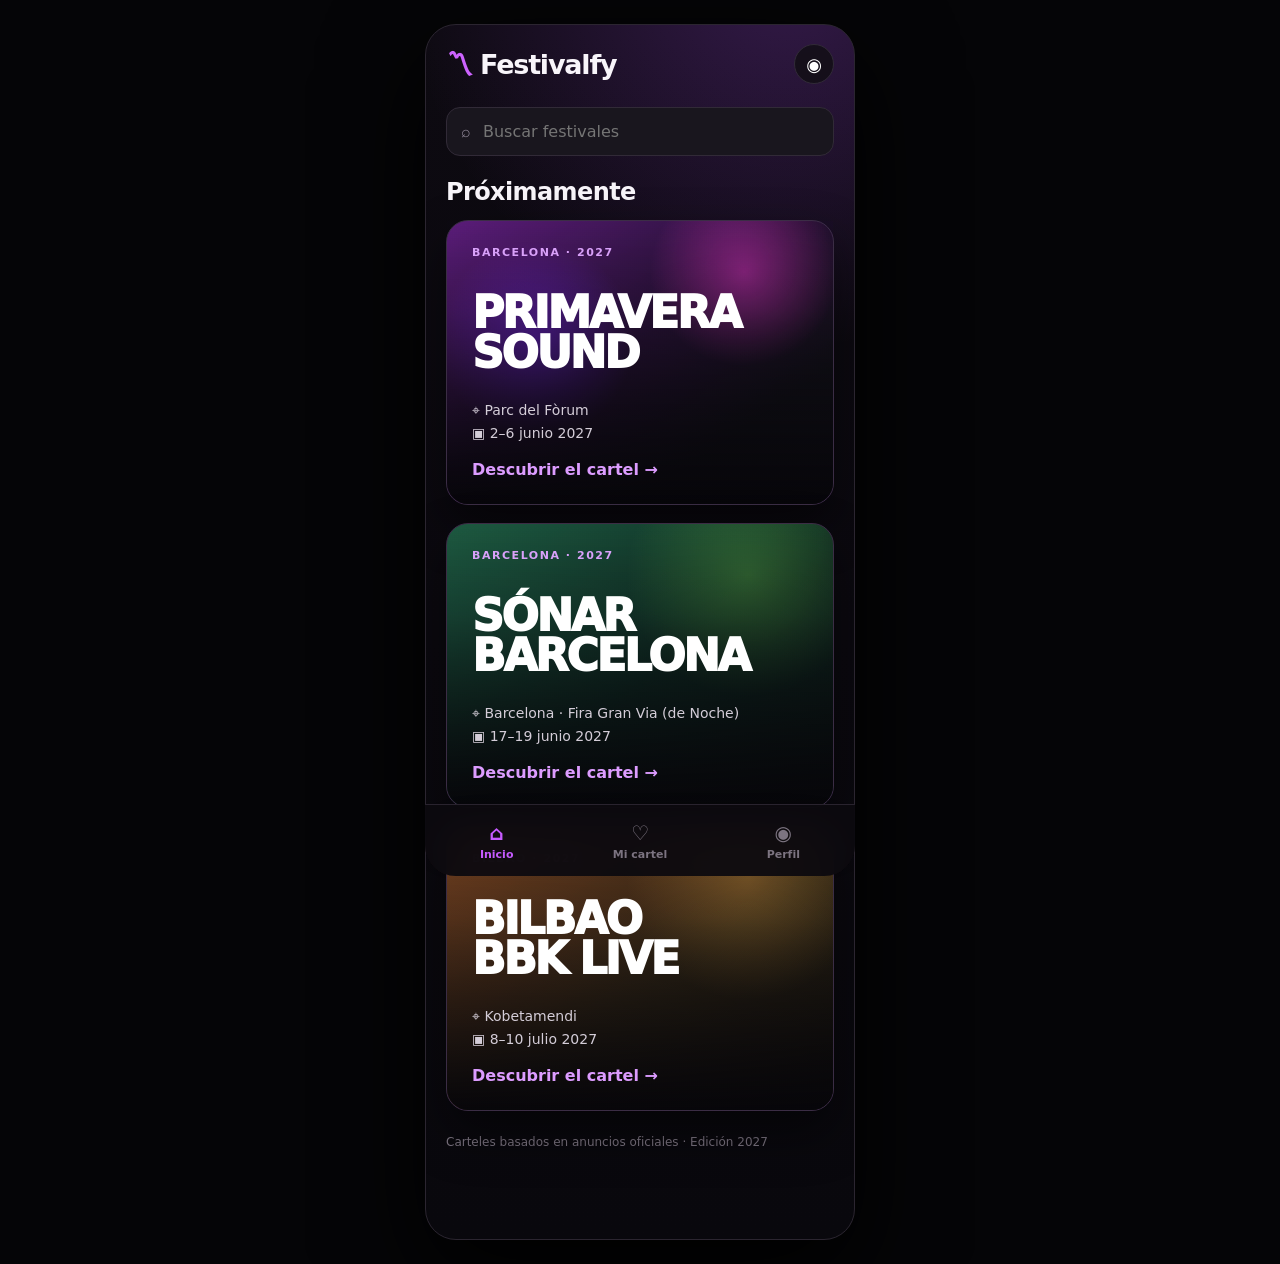
<file: index.html>
<!doctype html>
<html lang="es">
<head>
  <meta charset="utf-8">
  <meta name="viewport" content="width=device-width, initial-scale=1, viewport-fit=cover">
  <meta name="theme-color" content="#09080d">
  <meta name="description" content="Descubre los artistas de tus festivales y escúchalos en Spotify.">
  <meta name="festivalfy-build" content="20261123-admin-link-2">
  <meta http-equiv="Cache-Control" content="no-cache, no-store, must-revalidate">
  <meta http-equiv="Pragma" content="no-cache">
  <meta http-equiv="Expires" content="0">
  <title>Festivalfy</title>
  <link rel="preconnect" href="https://i.scdn.co">
  <link rel="stylesheet" href="./styles.css?v=20261123-admin-link-2">
</head>
<body>
  <main class="app-shell" id="app">
    <section id="homeScreen" class="screen active" aria-label="Festivales">
      <header class="topbar">
        <a class="brand" href="#" aria-label="Festivalfy, inicio"><span class="brand-mark">〽</span> Festivalfy</a>
        <button class="round-button" id="profileButton" type="button" aria-label="Perfil">◉</button>
      </header>

      <div class="page-content">
        <label class="search-box" for="festivalSearch">
          <span>⌕</span>
          <input id="festivalSearch" type="search" placeholder="Buscar festivales" autocomplete="off">
        </label>

        <h1 class="section-heading">Próximamente</h1>

        <button class="festival-card" id="openFestival" type="button" aria-label="Abrir Primavera Sound Barcelona 2027">
          <span class="festival-card-glow"></span>
          <span class="festival-card-content">
            <span class="eyebrow">BARCELONA · 2027</span>
            <span class="festival-title">Primavera<br>Sound</span>
            <span class="festival-meta">📍 Parc del Fòrum<br>📅 2–6 junio 2027</span>
            <span class="festival-link">Descubrir el cartel →</span>
          </span>
        </button>

        <p class="footnote">Carteles basados en anuncios oficiales · Edición 2027</p>
      </div>
    </section>

    <section id="festivalScreen" class="screen" aria-label="Primavera Sound 2027">
      <div class="festival-hero">
        <div class="hero-overlay"></div>
        <div class="hero-actions">
          <button class="back-button" id="festivalBack" type="button" aria-label="Volver">‹</button>
          <button class="round-button" id="saveFestival" type="button" aria-label="Guardar festival">♡</button>
        </div>
        <div class="hero-copy">
          <span class="eyebrow">BARCELONA · 2027</span>
          <h1>Primavera<br>Sound</h1>
        </div>
      </div>

      <div class="festival-intro">
        <p class="festival-facts">⌖ Barcelona<br>▣ 2–6 junio 2027</p>
        <p>Descubre el cartel por jornadas. Los horarios y escenarios se añadirán únicamente cuando el festival los publique.</p>

        <div class="spotify-panel" id="spotifyPanel">
          <div class="spotify-panel-head">
            <div>
              <span class="status-dot" id="spotifyDot"></span>
              <strong id="spotifyStatus">Spotify sin conectar</strong>
              <small id="spotifyStatusDetail">Conecta tu cuenta para obtener perfiles e imágenes exactos.</small>
            </div>
          </div>
          <button class="spotify-primary" id="spotifyConnect" type="button">Conectar Spotify</button>
          <button class="secondary-button hidden" id="spotifySync" type="button">Sincronizar todo el cartel</button>
          <div class="sync-progress hidden" id="syncProgress" aria-live="polite">
            <div class="progress-track"><span id="progressFill"></span></div>
            <span id="progressText">Preparando sincronización…</span>
          </div>
          <div class="spotify-tools hidden" id="spotifyTools">
            <button type="button" id="reviewMatches">Revisar coincidencias <span id="reviewCount">0</span></button>
            <button type="button" id="exportMatches">Exportar datos</button>
          </div>
        </div>

        <div class="tabs" role="tablist" aria-label="Contenido del festival">
          <button class="tab" type="button" data-tab="all">Cartel</button>
          <button class="tab active" type="button" data-tab="days">Por días</button>
          <button class="tab" type="button" data-tab="info">Info</button>
        </div>
      </div>

      <div id="festivalTabContent"></div>
    </section>

    <section id="lineupScreen" class="screen" aria-label="Artistas por día">
      <header class="lineup-header">
        <button class="back-button" id="lineupBack" type="button" aria-label="Volver al festival">‹</button>
        <div>
          <small>Primavera Sound 2027</small>
          <h1 id="lineupHeading">Jueves 3</h1>
        </div>
      </header>

      <div class="day-selector" id="daySelector" aria-label="Seleccionar día"></div>

      <div class="page-content lineup-content">
        <label class="search-box" for="artistSearch">
          <span>⌕</span>
          <input id="artistSearch" type="search" placeholder="Buscar artista en este día" autocomplete="off">
        </label>
        <div class="list-heading">
          <h2 id="artistCount"></h2>
          <button class="text-button" id="syncCurrentDay" type="button">Sincronizar día</button>
        </div>
        <div class="artist-list" id="artistList"></div>
      </div>
    </section>

    <section id="artistScreen" class="screen" aria-label="Ficha del artista">
      <div class="artist-detail-hero" id="artistDetailHero">
        <div class="hero-overlay"></div>
        <button class="back-button floating" id="artistBack" type="button" aria-label="Volver a la lista">‹</button>
      </div>
      <div class="artist-detail-content">
        <span class="eyebrow" id="artistDetailDay"></span>
        <h1 id="artistDetailName"></h1>
        <p id="artistDetailStatus"></p>
        <div id="artistProfiles" class="profile-links"></div>
        <button class="secondary-button hidden" id="artistReview" type="button">Revisar coincidencia</button>
        <p class="spotify-attribution hidden" id="spotifyAttribution">Datos e imágenes proporcionados por Spotify. Los botones abren el contenido en Spotify.</p>
      </div>
    </section>


    <section id="profileScreen" class="screen" aria-label="Perfil">
      <header class="topbar profile-header">
        <div>
          <span class="eyebrow">Festivalfy</span>
          <h1>Perfil</h1>
        </div>
      </header>

      <div class="page-content profile-content">
        <div class="profile-intro">
          <span class="profile-avatar" aria-hidden="true">◉</span>
          <div>
            <strong>Tu perfil</strong>
            <small>Conecta tus servicios de música y personaliza tu experiencia.</small>
          </div>
        </div>

        <section class="profile-service-card" aria-labelledby="profileSpotifyTitle">
          <div class="profile-service-head">
            <span class="profile-spotify-logo" aria-hidden="true">♪</span>
            <div class="profile-service-copy">
              <h2 id="profileSpotifyTitle">Spotify</h2>
              <div class="profile-service-status">
                <span class="status-dot" id="profileSpotifyDot"></span>
                <span id="profileSpotifyStatus">Spotify sin conectar</span>
              </div>
            </div>
          </div>
          <p id="profileSpotifyDetail">Conecta tu cuenta para vincular Spotify a tu perfil de Festivalfy.</p>
          <button class="spotify-primary" id="profileSpotifyConnect" type="button">Conectar Spotify</button>
          <p class="profile-service-note">La conexión del perfil es independiente de las herramientas de administrador. Spotify Premium será necesario para escuchar canciones completas dentro de Festivalfy.</p>
        </section>
      </div>
    </section>

    <nav class="bottom-nav" aria-label="Navegación principal">
      <button class="nav-item active" id="navHome" type="button"><span>⌂</span>Inicio</button>
      <button class="nav-item" id="navSaved" type="button" aria-label="Abrir mi cartel"><span>♡</span>Mi cartel</button>
      <button class="nav-item" id="navProfile" type="button"><span>◉</span>Perfil</button>
    </nav>

    <div class="toast" id="toast" role="status" aria-live="polite"></div>
  </main>

  <dialog class="review-dialog" id="reviewDialog">
    <form method="dialog" class="dialog-card">
      <div class="dialog-header">
        <div>
          <small>Revisión de Spotify</small>
          <h2 id="reviewTitle">Selecciona el perfil correcto</h2>
        </div>
        <button class="dialog-close" value="cancel" aria-label="Cerrar">×</button>
      </div>
      <p id="reviewSubtitle"></p>
      <div id="candidateList" class="candidate-list"></div>
      <button class="secondary-button" id="skipCandidate" value="cancel" type="button">Revisar más tarde</button>
    </form>
  </dialog>

  <script src="./published-spotify-data-1.js?v=20261104-1000" defer></script>
  <script src="./published-spotify-data-2.js?v=20261104-1000" defer></script>
  <script src="./published-spotify-data-3.js?v=20261104-1000" defer></script>
  <script src="./published-spotify-data-4.js?v=20261104-1000" defer></script>
  <script src="./artist-metadata-static.js?v=20261104-1000" defer></script>
  <script src="./festival-catalog.js?v=20261123-admin-link-2" defer></script>
  <script src="./festivalfy.js?v=20261123-admin-link-2" defer></script>
</body>
</html>
</file>
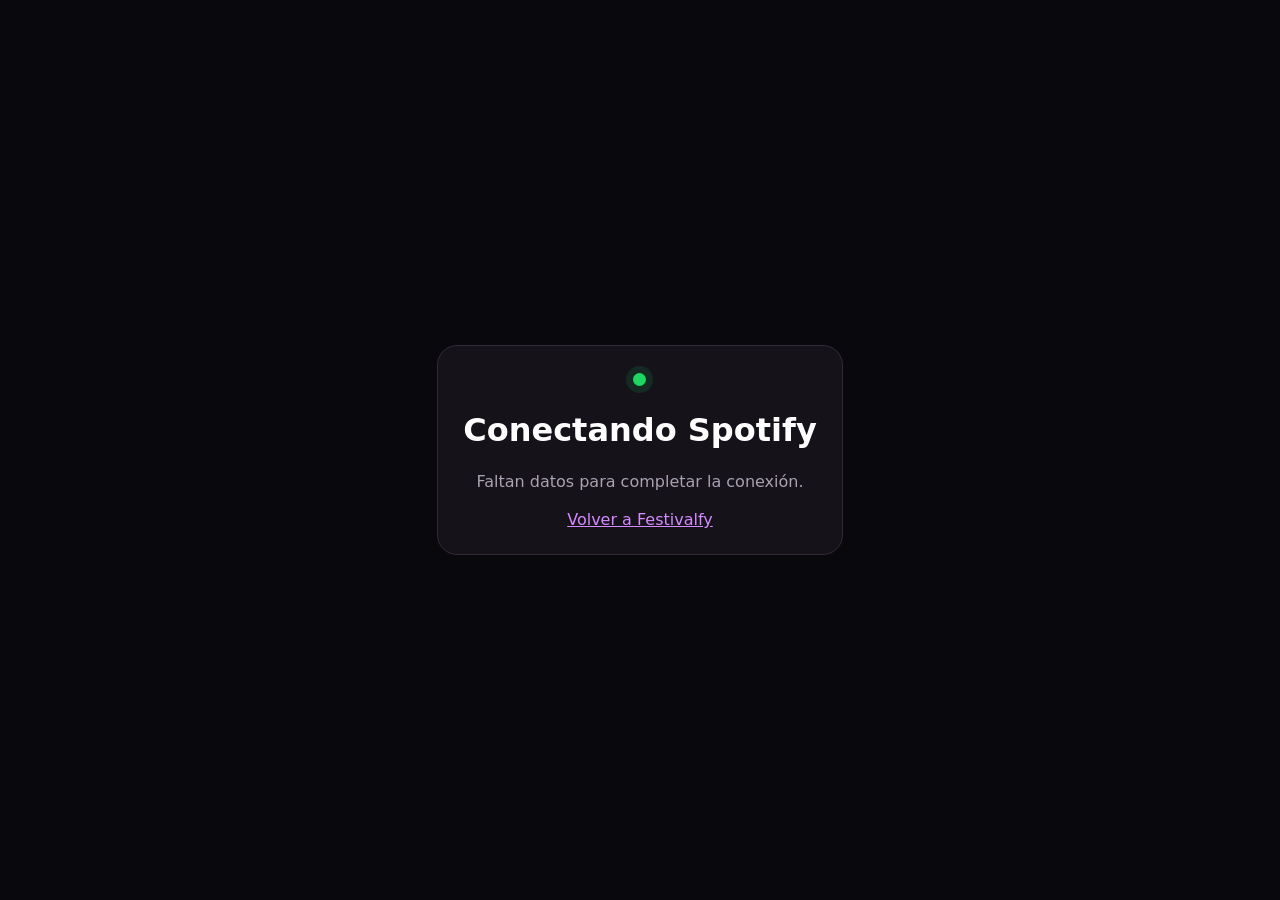
<file: callback/index.html>
<!doctype html>
<html lang="es">
<head>
  <meta charset="utf-8">
  <meta name="viewport" content="width=device-width, initial-scale=1">
  <meta name="theme-color" content="#09080d">
  <title>Conectando Spotify · Festivalfy</title>
  <style>
    body{margin:0;min-height:100vh;display:grid;place-items:center;background:#09080d;color:#fff;font-family:system-ui,-apple-system,sans-serif}.card{max-width:360px;margin:20px;padding:25px;border:1px solid #312a37;border-radius:20px;background:#15121a;text-align:center}.dot{display:inline-block;width:13px;height:13px;border-radius:50%;background:#1ed760;box-shadow:0 0 0 7px rgba(30,215,96,.12);animation:pulse 1.1s infinite}@keyframes pulse{50%{transform:scale(.75);opacity:.65}}p{color:#aaa1b1;line-height:1.5}a{color:#d58aff}
  </style>
</head>
<body>
  <div class="card">
    <span class="dot"></span>
    <h1>Conectando Spotify</h1>
    <p id="message">Estamos completando la conexión segura con Festivalfy.</p>
    <a id="backLink" href="../" hidden>Volver a Festivalfy</a>
  </div>
  <script>
    const CLIENT_ID = '0caa7697944d41fbb6416abac0bf45f8';
    const REDIRECT_URI = 'https://felix0-collab.github.io/festivalfy/callback';
    const message = document.getElementById('message');
    const backLink = document.getElementById('backLink');
    const returnUrl = new URL('../', location.href);
    const returnFestival = localStorage.getItem('festivalfy_auth_festival');
    if (['sonar-2027','bbk-live-2027'].includes(returnFestival)) returnUrl.searchParams.set('festival',returnFestival);
    backLink.href = returnUrl.toString();

    async function exchangeCode() {
      const params = new URLSearchParams(location.search);
      const error = params.get('error');
      const code = params.get('code');
      const returnedState = params.get('state');
      const purpose = localStorage.getItem('festivalfy_spotify_auth_purpose') === 'user' ? 'user' : 'admin';
      const expectedState = localStorage.getItem(purpose === 'user' ? 'festivalfy_user_spotify_state' : 'festivalfy_spotify_state');
      const codeVerifier = localStorage.getItem(purpose === 'user' ? 'festivalfy_user_spotify_verifier' : 'festivalfy_spotify_verifier');

      if (error) throw new Error('Spotify canceló la autorización: ' + error);
      if (!code || !codeVerifier) throw new Error('Faltan datos para completar la conexión.');
      if (!returnedState || returnedState !== expectedState) throw new Error('La validación de seguridad no coincide. Vuelve a intentarlo.');

      const response = await fetch('https://accounts.spotify.com/api/token', {
        method: 'POST',
        headers: {'Content-Type': 'application/x-www-form-urlencoded'},
        body: new URLSearchParams({
          client_id: CLIENT_ID,
          grant_type: 'authorization_code',
          code,
          redirect_uri: REDIRECT_URI,
          code_verifier: codeVerifier
        })
      });
      const token = await response.json();
      if (!response.ok) throw new Error(token.error_description || token.error || 'Spotify no devolvió un token válido.');

      if (purpose === 'user') {
        localStorage.setItem('festivalfy_user_spotify_access_token', token.access_token);
        if (token.refresh_token) localStorage.setItem('festivalfy_user_spotify_refresh_token', token.refresh_token);
        localStorage.setItem('festivalfy_user_spotify_expires_at', String(Date.now() + (token.expires_in - 60) * 1000));
        if (token.scope) localStorage.setItem('festivalfy_user_spotify_scope', token.scope);
        localStorage.removeItem('festivalfy_user_spotify_state');
        localStorage.removeItem('festivalfy_user_spotify_verifier');
        localStorage.removeItem('festivalfy_spotify_auth_purpose');
        localStorage.removeItem('festivalfy_auth_festival');
        returnUrl.searchParams.set('spotify_user','connected');
        location.replace(returnUrl.toString());
      } else {
        localStorage.setItem('festivalfy_spotify_access_token', token.access_token);
        if (token.refresh_token) localStorage.setItem('festivalfy_spotify_refresh_token', token.refresh_token);
        localStorage.setItem('festivalfy_spotify_expires_at', String(Date.now() + (token.expires_in - 60) * 1000));
        localStorage.removeItem('festivalfy_spotify_state');
        localStorage.removeItem('festivalfy_spotify_verifier');
        localStorage.removeItem('festivalfy_spotify_auth_purpose');
        localStorage.removeItem('festivalfy_auth_festival');
        returnUrl.searchParams.set('spotify','connected');
        location.replace(returnUrl.toString());
      }
    }

    exchangeCode().catch(error => {
      message.textContent = error.message;
      backLink.hidden = false;
    });
  </script>
</body>
</html>
</file>
<file: styles.css>
:root {
  color-scheme: dark;
  --bg: #09080d;
  --panel: #15121a;
  --panel-2: #1d1822;
  --line: #312a37;
  --text: #f8f5fa;
  --muted: #aaa1b1;
  --purple: #bd55ff;
  --purple-deep: #7132d7;
  --green: #1ed760;
  --danger: #ff668a;
  --radius: 18px;
}

* { box-sizing: border-box; }
html { background: #050507; }
body {
  margin: 0;
  min-height: 100vh;
  background: #050507;
  color: var(--text);
  font-family: Inter, ui-sans-serif, system-ui, -apple-system, BlinkMacSystemFont, "Segoe UI", sans-serif;
}
button, input { font: inherit; }
button { -webkit-tap-highlight-color: transparent; }

.app-shell {
  position: relative;
  width: min(100%, 430px);
  min-height: 100vh;
  margin: 0 auto;
  overflow: hidden;
  padding-bottom: calc(78px + env(safe-area-inset-bottom));
  background:
    radial-gradient(circle at 85% -5%, rgba(178, 76, 255, .24), transparent 29%),
    linear-gradient(180deg, #0d0a11 0%, var(--bg) 100%);
}
.screen { display: none; min-height: calc(100vh - 78px); }
.screen.active { display: block; }
.hidden { display: none !important; }

.topbar, .lineup-header {
  display: flex;
  align-items: center;
  justify-content: space-between;
  gap: 14px;
  padding: calc(19px + env(safe-area-inset-top)) 20px 14px;
}
.brand {
  color: var(--text);
  text-decoration: none;
  font-size: 27px;
  font-weight: 900;
  letter-spacing: -1.2px;
}
.brand-mark { color: #cd63ff; }
.round-button, .back-button, .dialog-close {
  display: grid;
  place-items: center;
  border: 1px solid var(--line);
  background: rgba(18, 15, 22, .86);
  color: #fff;
  cursor: pointer;
}
.round-button { width: 40px; height: 40px; border-radius: 999px; font-size: 18px; }
.back-button { flex: 0 0 42px; width: 42px; height: 42px; border-radius: 999px; font-size: 30px; line-height: 1; }

.page-content { padding: 0 20px; }
.search-box {
  display: flex;
  align-items: center;
  gap: 10px;
  margin: 9px 0 22px;
  padding: 13px 14px;
  border: 1px solid var(--line);
  border-radius: 14px;
  background: #19161e;
  color: #918898;
}
.search-box input {
  width: 100%;
  border: 0;
  outline: 0;
  background: transparent;
  color: #fff;
  font-size: 16px;
}
.section-heading { margin: 0 0 14px; font-size: 24px; letter-spacing: -.6px; }
.footnote { color: #7d7582; font-size: 12px; }

.festival-card {
  position: relative;
  display: block;
  width: 100%;
  height: 320px;
  overflow: hidden;
  border: 1px solid #3b2d45;
  border-radius: 22px;
  background:
    radial-gradient(circle at 77% 18%, rgba(238, 69, 205, .44), transparent 25%),
    radial-gradient(circle at 23% 42%, rgba(122, 49, 255, .36), transparent 29%),
    linear-gradient(145deg, #54206e, #24122f 45%, #111015 75%);
  box-shadow: 0 22px 50px rgba(0, 0, 0, .48);
  color: #fff;
  cursor: pointer;
  text-align: left;
}
.festival-card-glow { position: absolute; inset: 0; backdrop-filter: saturate(120%); }
.festival-card-content {
  position: absolute;
  inset: 0;
  display: flex;
  flex-direction: column;
  justify-content: flex-end;
  padding: 25px;
  background: linear-gradient(0deg, rgba(7, 6, 10, .98), rgba(9, 7, 16, .18) 68%, transparent);
}
.eyebrow { display: block; color: #d9a1fa; font-size: 11px; font-weight: 900; letter-spacing: .14em; text-transform: uppercase; }
.festival-card .eyebrow { position: absolute; top: 25px; left: 25px; }
.festival-title {
  position: absolute;
  top: 72px;
  left: 25px;
  margin: 0;
  font-size: 44px;
  font-weight: 950;
  line-height: .9;
  letter-spacing: -2.4px;
  text-transform: uppercase;
}
.festival-meta { color: #d4cdd8; font-size: 14px; line-height: 1.65; }
.festival-link { margin-top: 15px; color: #dc9cff; font-weight: 850; }

.festival-hero {
  position: relative;
  height: 385px;
  background:
    radial-gradient(circle at 68% 26%, rgba(226, 59, 188, .42), transparent 27%),
    radial-gradient(circle at 15% 36%, rgba(113, 50, 215, .55), transparent 35%),
    linear-gradient(145deg, #51206b, #19101f 64%, #09080d);
  border-bottom: 1px solid #2b2530;
}
.hero-overlay { position: absolute; inset: 0; background: linear-gradient(0deg, var(--bg), transparent 70%); }
.hero-actions { position: absolute; z-index: 2; top: calc(18px + env(safe-area-inset-top)); left: 18px; right: 18px; display: flex; justify-content: space-between; }
.hero-copy { position: absolute; z-index: 2; left: 20px; right: 20px; bottom: 23px; }
.hero-copy h1 { margin: 7px 0 0; font-size: 48px; line-height: .9; letter-spacing: -2.5px; }
.festival-intro { padding: 19px 20px 0; }
.festival-intro > p { color: #c4bac9; line-height: 1.5; }
.festival-facts { color: #ece4f0 !important; font-size: 16px; line-height: 1.75 !important; }

.spotify-panel {
  margin-top: 18px;
  padding: 16px;
  border: 1px solid #2d4936;
  border-radius: var(--radius);
  background: linear-gradient(145deg, rgba(30, 215, 96, .1), rgba(20, 17, 25, .94) 54%);
}
.spotify-panel-head { display: flex; justify-content: space-between; gap: 12px; margin-bottom: 13px; }
.spotify-panel-head strong { display: inline; }
.spotify-panel-head small { display: block; margin-top: 5px; color: var(--muted); line-height: 1.35; }
.status-dot { display: inline-block; width: 9px; height: 9px; margin-right: 6px; border-radius: 50%; background: #706777; box-shadow: 0 0 0 4px rgba(112, 103, 119, .12); }
.status-dot.connected { background: var(--green); box-shadow: 0 0 0 4px rgba(30, 215, 96, .14); }
.spotify-primary, .secondary-button {
  width: 100%;
  border: 0;
  border-radius: 999px;
  padding: 14px 17px;
  cursor: pointer;
  font-weight: 900;
}
.spotify-primary { background: var(--green); color: #06130a; }
.secondary-button { margin-top: 9px; border: 1px solid #3b3342; background: #211c26; color: #fff; }
.spotify-tools { display: flex; gap: 8px; margin-top: 12px; }
.spotify-tools button {
  flex: 1;
  border: 1px solid #3a3340;
  border-radius: 12px;
  padding: 10px 8px;
  background: #19151e;
  color: #d9d0dc;
  cursor: pointer;
  font-size: 12px;
  font-weight: 750;
}
.spotify-tools span { display: inline-grid; min-width: 19px; height: 19px; place-items: center; margin-left: 3px; border-radius: 999px; background: #4f285f; color: #f2d7ff; }
.sync-progress { margin-top: 13px; }
.progress-track { height: 7px; overflow: hidden; border-radius: 999px; background: #2c2631; }
.progress-track span { display: block; width: 0; height: 100%; border-radius: inherit; background: linear-gradient(90deg, var(--green), #84f6ad); transition: width .25s ease; }
.sync-progress > span { display: block; margin-top: 7px; color: var(--muted); font-size: 12px; }

.tabs { display: flex; margin-top: 20px; border-bottom: 1px solid var(--line); }
.tab { flex: 1; border: 0; border-bottom: 3px solid transparent; padding: 14px 4px 12px; background: transparent; color: #bfb5c4; cursor: pointer; font-weight: 800; }
.tab.active { border-bottom-color: var(--purple); color: #e5a9ff; }
.day-cards { display: grid; gap: 10px; padding: 16px 20px 24px; }
.day-card {
  display: flex;
  align-items: center;
  gap: 13px;
  width: 100%;
  border: 1px solid var(--line);
  border-radius: 15px;
  padding: 14px;
  background: #17141c;
  color: #fff;
  cursor: pointer;
  text-align: left;
}
.calendar-icon { display: grid; place-items: center; width: 44px; height: 44px; border-radius: 11px; background: #28222e; font-size: 20px; }
.day-card strong, .day-card small { display: block; }
.day-card small { margin-top: 3px; color: var(--muted); }
.day-card .arrow { margin-left: auto; color: #ddd2e1; font-size: 27px; }
.info-card { margin: 16px 20px; padding: 17px; border: 1px solid var(--line); border-radius: var(--radius); background: var(--panel); color: #c5bdc9; line-height: 1.55; }
.info-card a { color: #dc9cff; }

.lineup-header { justify-content: flex-start; }
.lineup-header small { color: var(--muted); }
.lineup-header h1 { margin: 2px 0 0; font-size: 23px; }
.day-selector { display: flex; gap: 8px; overflow-x: auto; padding: 9px 20px 15px; scrollbar-width: none; }
.day-chip { flex: 0 0 auto; min-width: 65px; border: 1px solid #37303d; border-radius: 13px; padding: 10px 11px; background: #17141c; color: #b0a7b5; cursor: pointer; font-weight: 850; }
.day-chip.active { border-color: transparent; background: linear-gradient(145deg, #bc52ff, #7332da); color: #fff; }
.lineup-content { padding-bottom: 28px; }
.list-heading { display: flex; align-items: center; justify-content: space-between; gap: 10px; margin-bottom: 12px; }
.list-heading h2 { margin: 0; font-size: 22px; }
.text-button { border: 0; background: transparent; color: #d58aff; cursor: pointer; font-size: 12px; font-weight: 850; }
.artist-list { display: grid; gap: 10px; }
.artist-card {
  display: flex;
  align-items: center;
  gap: 12px;
  width: 100%;
  min-width: 0;
  border: 1px solid #2d2733;
  border-radius: 16px;
  padding: 10px;
  background: #15121a;
  color: #fff;
}
.artist-main { display: flex; align-items: center; gap: 12px; flex: 1; min-width: 0; border: 0; padding: 0; background: transparent; color: inherit; cursor: pointer; text-align: left; }
.artist-avatar { flex: 0 0 auto; display: grid; place-items: center; width: 57px; height: 57px; overflow: hidden; border-radius: 13px; background: linear-gradient(145deg, #7830ce, #d3469d); font-weight: 950; }
.artist-avatar img { width: 100%; height: 100%; object-fit: cover; }
.artist-copy { min-width: 0; }
.artist-copy strong { display: block; overflow: hidden; font-size: 16px; text-overflow: ellipsis; white-space: nowrap; }
.artist-copy small { display: block; margin-top: 5px; color: #978e9d; }
.match-badge { display: inline-block; margin-top: 5px; border-radius: 999px; padding: 3px 7px; background: #2b2432; color: #c7bacc; font-size: 10px; font-weight: 800; }
.match-badge.verified { background: rgba(30, 215, 96, .12); color: #82efa9; }
.match-badge.pending { background: rgba(255, 184, 73, .12); color: #ffc56f; }
.spotify-link { flex: 0 0 auto; display: grid; place-items: center; width: 43px; height: 43px; border-radius: 999px; background: var(--green); color: #07140b; text-decoration: none; font-size: 17px; font-weight: 950; }
.empty-state { padding: 34px 16px; color: var(--muted); text-align: center; }

.artist-detail-hero { position: relative; height: 430px; background: linear-gradient(145deg, #51206b, #18101f); background-position: center; background-size: cover; }
.artist-detail-hero .floating { position: absolute; z-index: 2; top: calc(18px + env(safe-area-inset-top)); left: 18px; }
.artist-detail-content { padding: 22px 20px 35px; }
.artist-detail-content h1 { margin: 7px 0 10px; font-size: 38px; line-height: 1; letter-spacing: -1.4px; }
.artist-detail-content > p { color: var(--muted); line-height: 1.5; }
.profile-links { display: grid; gap: 9px; margin-top: 18px; }
.profile-link { display: flex; align-items: center; gap: 10px; border-radius: 999px; padding: 13px 17px; background: var(--green); color: #07140b; text-decoration: none; font-weight: 900; }
.profile-link span:last-child { margin-left: auto; }
.spotify-attribution { margin-top: 18px; font-size: 11px; }

.bottom-nav {
  position: fixed;
  z-index: 20;
  bottom: 0;
  left: 50%;
  display: flex;
  width: min(100%, 430px);
  height: calc(72px + env(safe-area-inset-bottom));
  transform: translateX(-50%);
  border-top: 1px solid #29232e;
  padding-bottom: env(safe-area-inset-bottom);
  background: rgba(12, 10, 15, .94);
  backdrop-filter: blur(17px);
}
.nav-item { flex: 1; border: 0; background: transparent; color: #7c7481; cursor: pointer; font-size: 11px; font-weight: 800; }
.nav-item span { display: block; margin-bottom: 3px; font-size: 20px; }
.nav-item.active { color: #c65bff; }
.toast { position: fixed; z-index: 50; bottom: calc(87px + env(safe-area-inset-bottom)); left: 50%; display: none; max-width: calc(100% - 35px); transform: translateX(-50%); border: 1px solid #403647; border-radius: 13px; padding: 11px 14px; background: #211b27; box-shadow: 0 10px 30px #0008; font-size: 13px; text-align: center; }

.review-dialog { width: min(410px, calc(100% - 24px)); max-height: 82vh; border: 1px solid #43384b; border-radius: 22px; padding: 0; background: #100d14; color: #fff; }
.review-dialog::backdrop { background: rgba(0, 0, 0, .72); backdrop-filter: blur(4px); }
.dialog-card { padding: 18px; }
.dialog-header { display: flex; align-items: flex-start; justify-content: space-between; gap: 14px; }
.dialog-header small { color: #d08cff; font-weight: 800; }
.dialog-header h2 { margin: 3px 0 0; font-size: 22px; }
.dialog-close { flex: 0 0 auto; width: 36px; height: 36px; border-radius: 999px; font-size: 23px; }
.dialog-card > p { color: var(--muted); }
.candidate-list { display: grid; gap: 9px; max-height: 46vh; overflow-y: auto; margin: 14px 0; }
.candidate { display: flex; align-items: center; gap: 11px; width: 100%; border: 1px solid var(--line); border-radius: 14px; padding: 10px; background: #19151e; color: #fff; cursor: pointer; text-align: left; }
.candidate img, .candidate-placeholder { width: 48px; height: 48px; border-radius: 10px; object-fit: cover; background: #2b2531; }
.candidate-copy { min-width: 0; }
.candidate-copy strong, .candidate-copy small { display: block; }
.candidate-copy strong { overflow: hidden; text-overflow: ellipsis; white-space: nowrap; }
.candidate-copy small { margin-top: 3px; color: var(--muted); }


.profile-header { align-items: flex-end; padding-bottom: 8px; }
.profile-header h1 { margin: 3px 0 0; font-size: 32px; letter-spacing: -1px; }
.profile-content { padding-top: 14px; padding-bottom: 32px; }
.profile-intro {
  display: flex;
  align-items: center;
  gap: 13px;
  margin-bottom: 22px;
}
.profile-avatar {
  display: grid;
  place-items: center;
  width: 54px;
  height: 54px;
  flex: 0 0 auto;
  border: 1px solid #493651;
  border-radius: 50%;
  background: linear-gradient(145deg, #6d2aac, #c552d2);
  color: #fff;
  font-size: 23px;
  box-shadow: inset 0 1px 0 rgba(255,255,255,.12);
}
.profile-intro strong, .profile-intro small { display: block; }
.profile-intro strong { font-size: 17px; }
.profile-intro small { margin-top: 4px; color: var(--muted); line-height: 1.4; }
.profile-service-card {
  padding: 18px;
  border: 1px solid rgba(30,215,96,.27);
  border-radius: 20px;
  background:
    radial-gradient(circle at 94% 5%, rgba(30,215,96,.15), transparent 34%),
    linear-gradient(145deg, rgba(30,215,96,.07), #15121a 56%);
}
.profile-service-head { display: flex; align-items: center; gap: 12px; }
.profile-spotify-logo {
  display: grid;
  place-items: center;
  width: 46px;
  height: 46px;
  flex: 0 0 auto;
  border-radius: 50%;
  background: var(--green);
  color: #07140b;
  font-size: 23px;
  font-weight: 950;
}
.profile-service-copy { min-width: 0; }
.profile-service-copy h2 { margin: 0 0 5px; font-size: 20px; }
.profile-service-status { color: #b8afbD; font-size: 12px; font-weight: 800; }
.profile-service-card > p { margin: 15px 0; color: #b9b0be; line-height: 1.5; }
.profile-service-card .profile-service-note {
  margin: 12px 3px 0;
  color: #827987;
  font-size: 11px;
  line-height: 1.5;
}

@media (min-width: 600px) {
  body { padding: 24px; }
  .app-shell { min-height: 860px; border: 1px solid #2b2530; border-radius: 31px; box-shadow: 0 35px 100px #000; }
  .bottom-nav { bottom: 24px; border-radius: 0 0 31px 31px; }
}


/* Festivalfy UI refinement: centered filters + compact artist detail */
#lineupScreen .filter-bar {
  position: relative;
  justify-content: flex-start;
  min-height: 40px;
  margin: 18px 0 18px;
}
#lineupScreen .filter-toggle {
  margin: 0;
}
#lineupScreen .filter-clear {
  position: absolute;
  right: 0;
  top: 50%;
  transform: translateY(-50%);
}

#artistScreen .artist-detail-hero {
  height: clamp(300px, 39svh, 350px);
  background-position: center 28%;
}
#artistScreen .artist-detail-content {
  padding: 14px 20px 28px;
}
#artistScreen .artist-title-row {
  margin: 5px 0 8px;
}
#artistScreen .artist-title-row #artistDetailName {
  font-size: clamp(31px, 8.5vw, 36px);
  line-height: .98;
}
#artistScreen .artist-country-code {
  font-size: 15px;
}
#artistScreen .artist-metadata {
  min-height: 24px;
  margin-bottom: 15px;
}
#artistScreen .artist-genre-list {
  gap: 6px;
}
#artistScreen .artist-genre {
  min-height: 25px;
  padding: 4px 9px;
  font-size: 11px;
}
#artistScreen .profile-links {
  margin-top: 13px;
}
#artistScreen .profile-link {
  padding: 12px 16px;
}
#artistScreen .artist-player {
  margin-top: 16px;
}
@media (max-height: 720px) {
  #artistScreen .artist-detail-hero {
    height: 275px;
  }
  #artistScreen .artist-detail-content {
    padding-top: 11px;
  }
}


/* Festivalfy content actions: purple; Spotify/playback keeps green. */
.festival-primary {
  width:100%;
  border:0;
  border-radius:999px;
  padding:14px 17px;
  background:linear-gradient(135deg,#cc62ff 0%,#9749ed 48%,#7040d8 100%);
  box-shadow:0 9px 24px rgba(151,73,237,.22), inset 0 1px 0 rgba(255,255,255,.18);
  color:#fff;
  cursor:pointer;
  font-weight:900;
}
.festival-primary:active { transform:translateY(1px); }

/* Festival selection keeps each edition's visual identity and a compact list. */
#festivalList { display:grid; gap:18px; padding-bottom:12px; }
#festivalList .festival-card { height:285px; text-decoration:none; }
.festival-theme-sonar.festival-card,
.festival-theme-sonar .festival-hero {
  background:radial-gradient(circle at 78% 18%,rgba(161,255,111,.24),transparent 32%),linear-gradient(145deg,#255843,#112720 55%,#0b1210);
}
.festival-theme-bbk.festival-card,
.festival-theme-bbk .festival-hero {
  background:radial-gradient(circle at 78% 18%,rgba(255,191,97,.3),transparent 32%),linear-gradient(145deg,#704327,#302718 55%,#11110c);
}
#festivalList .festival-card:focus-visible { outline:2px solid #d7a0f4; outline-offset:4px; }
</file>
